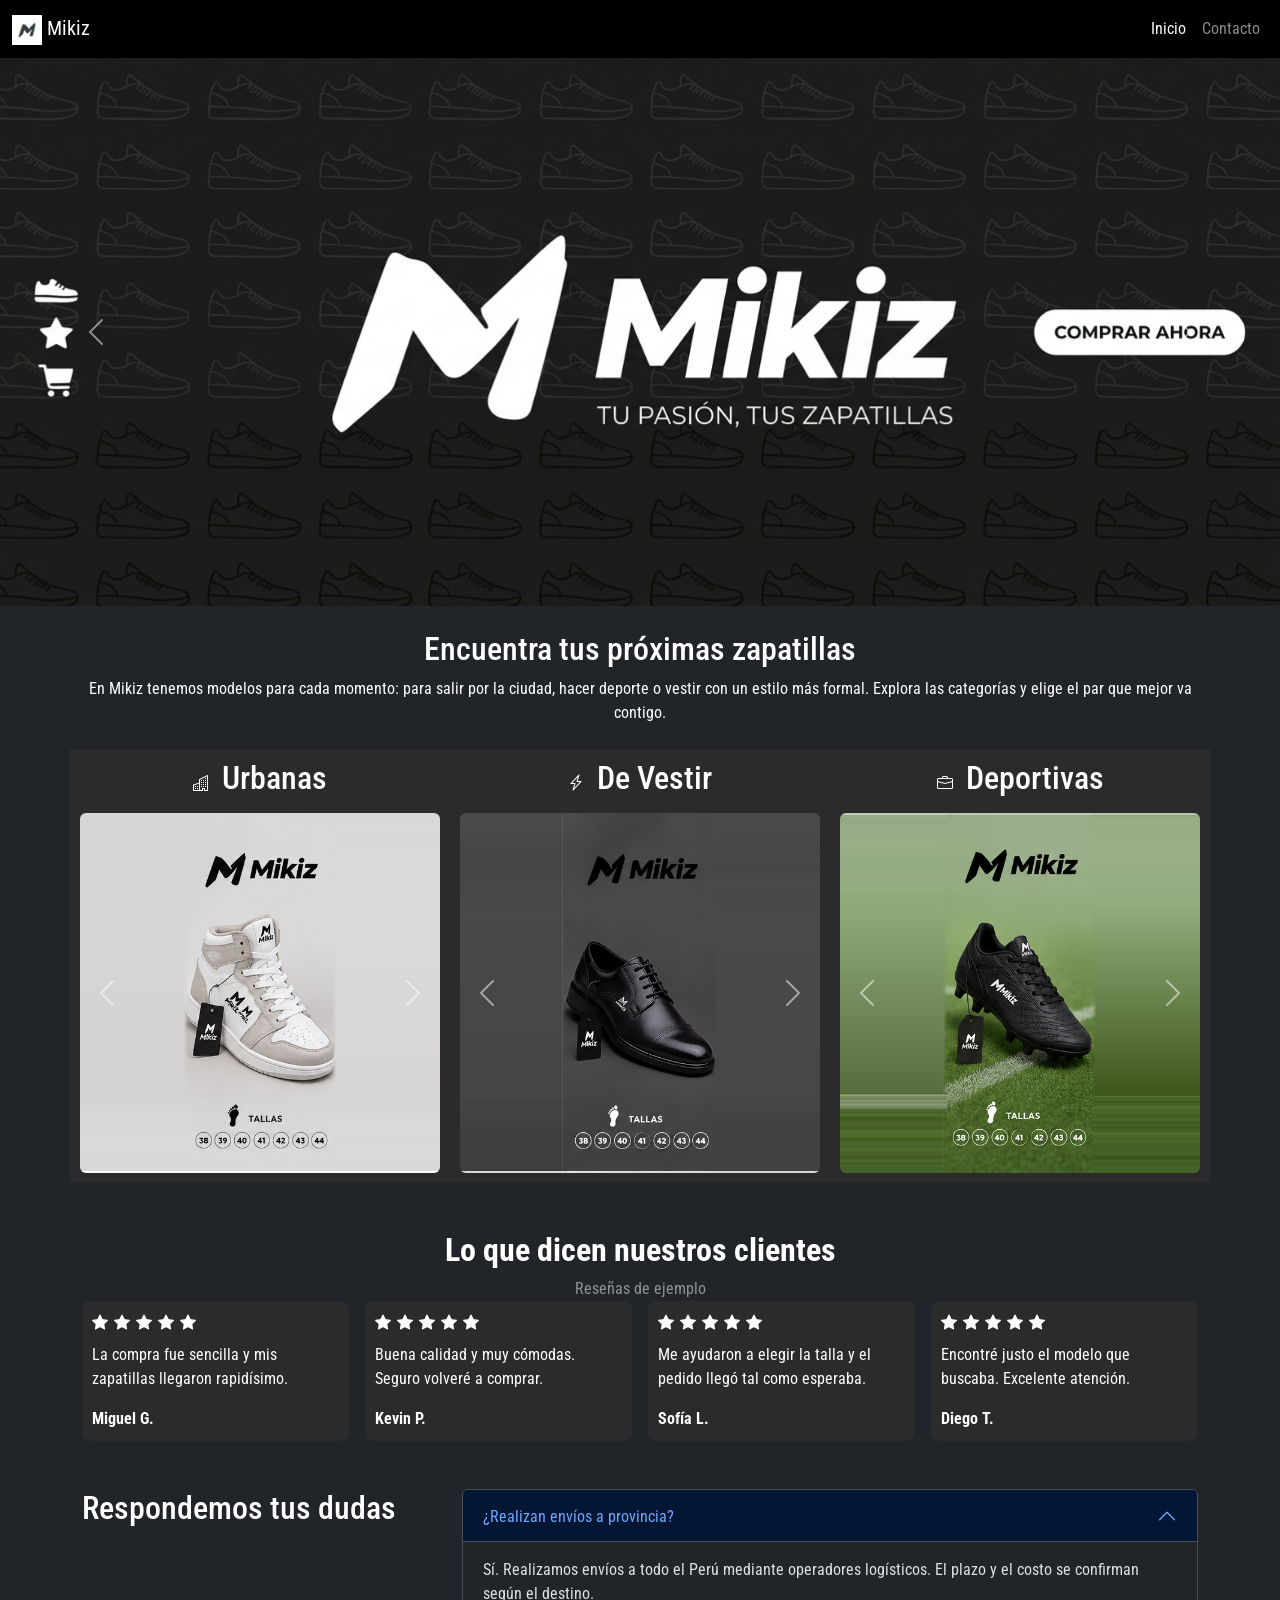
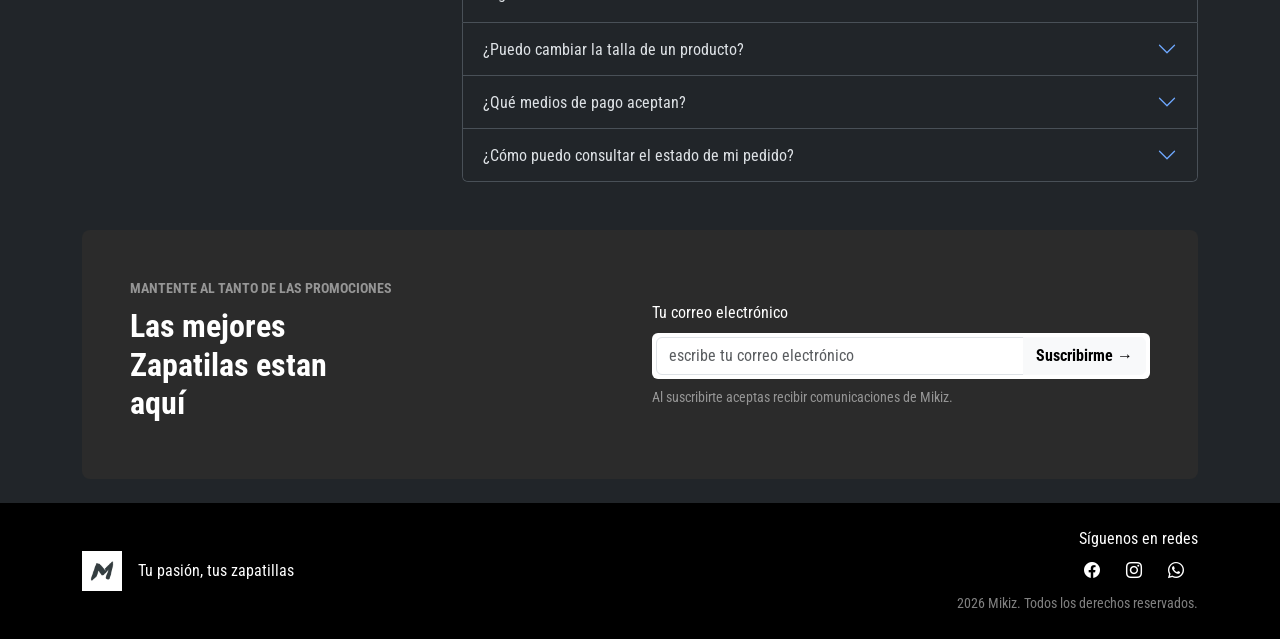
<file: index.html>
<!doctype html>
<html lang="es">

<head>
    <meta charset="UTF-8" />
    <meta name="viewport" content="width=device-width, initial-scale=1.0" />
    <title>Mikiz - Tu pasión, tus zapatillas</title>
    <link href="https://cdn.jsdelivr.net/npm/bootstrap@5.3.8/dist/css/bootstrap.min.css" rel="stylesheet" />
    <link href="https://cdn.jsdelivr.net/npm/bootstrap-icons@1.11.3/font/bootstrap-icons.min.css" rel="stylesheet" />
    <link rel="stylesheet" href="css/estilos.css" />
    <link rel="icon" href="./assets/img/icono.jpg">
    <link rel="preconnect" href="https://fonts.googleapis.com">
<link rel="preconnect" href="https://fonts.gstatic.com" crossorigin>
<link href="https://fonts.googleapis.com/css2?family=Roboto+Condensed:ital,wght@0,100..900;1,100..900&display=swap" rel="stylesheet">
</head>

<body class="bg-dark text-white">
    <nav class="navbar navbar-expand-md navbar-dark bg-black">
        <div class="container-fluid">
            <a class="navbar-brand" href="index.html">
                <img src="assets/img/icono.jpg" alt="Mikiz" height="30"> Mikiz
            </a>
            <button class="navbar-toggler" type="button" data-bs-toggle="collapse" data-bs-target="#menuPrincipal"
                aria-controls="menuPrincipal" aria-expanded="false" aria-label="Mostrar menú">
                <span class="navbar-toggler-icon"></span>
            </button>
            <div class="collapse navbar-collapse" id="menuPrincipal">
                <ul class="navbar-nav ms-auto">
                    <li class="nav-item">
                        <a class="nav-link active" aria-current="page" href="index.html">Inicio</a>
                    </li>
                    <li class="nav-item">
                        <a class="nav-link" href="contacto.html">Contacto</a>
                    </li>
                </ul>
            </div>
        </div>
    </nav>

    <header>
        <div id="carruselBanner" class="carousel slide" data-bs-ride="carousel">
            <div class="carousel-inner">
                <div class="carousel-item active" data-bs-interval="4000">
                    <div class="ratio ratio-21x9">
                        <img src="assets/img/banner.jpg" class="object-fit-cover" alt="Mikiz - Tu pasión, tus zapatillas">
                    </div>
                </div>
                <div class="carousel-item" data-bs-interval="4000">
                    <div class="ratio ratio-21x9 bg-black">
                        <div class="d-flex flex-column justify-content-center align-items-center text-center">
                            <h1 class="display-5 fw-bold">¡Bienvenido a Mikiz!</h1>
                            <p class="lead">Tu pasión, tus zapatillas</p>
                            <a href="#catalogo" class="btn btn-light rounded-pill px-4">Ver catálogo</a>
                        </div>
                    </div>
                </div>

            </div>
            <button class="carousel-control-prev" type="button" data-bs-target="#carruselBanner" data-bs-slide="prev">
                <span class="carousel-control-prev-icon" aria-hidden="true"></span>
                <span class="visually-hidden">Anterior</span>
            </button>
            <button class="carousel-control-next" type="button" data-bs-target="#carruselBanner" data-bs-slide="next">
                <span class="carousel-control-next-icon" aria-hidden="true"></span>
                <span class="visually-hidden">Siguiente</span>
            </button>
        </div>
    </header>

    <main id="catalogo" class="container">
        <div class="text-center my-4">
            <h2>Encuentra tus próximas zapatillas</h2>
            <p>
                En Mikiz tenemos modelos para cada momento: para salir por la ciudad,
                hacer deporte o vestir con un estilo más formal. Explora las categorías
                y elige el par que mejor va contigo.
            </p>
        </div>
        <div class="row">

            <section class="columnas col-12 col-md-4">
                <h2 class="text-center mb-3"><i class="bi bi-buildings"></i> Urbanas</h2>
                <div id="carruselUrbanas" class="carousel slide" data-bs-ride="carousel">
              <div class="carousel-inner">
                <div class="carousel-item active">
            <img src="assets/img/zapatilla_04.png" class="d-block w-100 rounded" alt="Zapatilla urbana negra">
                 </div>
                <div class="carousel-item">
                      <img src="assets/img/zapatilla_02.png" class="d-block w-100 rounded" alt="Zapatilla urbana blanca">
                </div>
                 <div class="carousel-item">
                  <img src="assets/img/zapatilla_03.png" class="d-block w-100 rounded" alt="Zapatilla urbana alta">
                    </div>
                    </div>
                    <button class="carousel-control-prev" type="button" data-bs-target="#carruselUrbanas"
                     data-bs-slide="prev">
                    <span class="carousel-control-prev-icon" aria-hidden="true"></span>
                    <span class="visually-hidden">Anterior</span>
                    </button>
                <button class="carousel-control-next" type="button" data-bs-target="#carruselUrbanas"
                        data-bs-slide="next">
                <span class="carousel-control-next-icon" aria-hidden="true"></span>
                <span class="visually-hidden">Siguiente</span>
                 </button>
             </div>
        </section>

            <section class="columnas col-12 col-md-4">
                <h2 class="text-center mb-3"><i class="bi bi-lightning-charge"></i> De Vestir</h2>
                <div id="carruselDeportivas" class="carousel slide" data-bs-ride="carousel">
                    <div class="carousel-inner">
                        <div class="carousel-item active">
                            <img src="assets/img/zapatilla_05.png" class="d-block w-100 rounded" alt="Zapatilla deportiva negra">
                        </div>
                        <div class="carousel-item">
                            <img src="assets/img/zapatilla_01.png" class="d-block w-100 rounded" alt="Zapatilla deportiva rosa">
                        </div>
                        <div class="carousel-item">
                            <img src="assets/img/zapatilla_07.png" class="d-block w-100 rounded" alt="Zapatilla deportiva azul">
                        </div>
                    </div>
                    <button class="carousel-control-prev" type="button" data-bs-target="#carruselDeportivas"
                        data-bs-slide="prev">
                        <span class="carousel-control-prev-icon" aria-hidden="true"></span>
                        <span class="visually-hidden">Anterior</span>
                    </button>
                    <button class="carousel-control-next" type="button" data-bs-target="#carruselDeportivas"
                        data-bs-slide="next">
                        <span class="carousel-control-next-icon" aria-hidden="true"></span>
                        <span class="visually-hidden">Siguiente</span>
                    </button>
                </div>
            </section>
        <section class="columnas col-12 col-md-4">
            <h2 class="text-center mb-3"><i class="bi bi-briefcase"></i> Deportivas</h2>
            <div id="carruselVestir" class="carousel slide" data-bs-ride="carousel">
            <div class="carousel-inner">
             <div class="carousel-item active">
                     <img src="assets/img/zapatilla_08.png" class="d-block w-100 rounded" alt="Zapato de vestir negro">
                    </div>
                        <div class="carousel-item">
                            <img src="assets/img/zapatilla_09.png" class="d-block w-100 rounded" alt="Zapato de vestir">
                        </div>
                         <div class="carousel-item">
                            <img src="assets/img/zapatilla_06.png" class="d-block w-100 rounded" alt="Zapato de vestir">
                        </div>
                    </div>
                    <button class="carousel-control-prev" type="button" data-bs-target="#carruselVestir"
                        data-bs-slide="prev">
                        <span class="carousel-control-prev-icon" aria-hidden="true"></span>
                        <span class="visually-hidden">Anterior</span>
                    </button>
                    <button class="carousel-control-next" type="button" data-bs-target="#carruselVestir"
                        data-bs-slide="next">
                        <span class="carousel-control-next-icon" aria-hidden="true"></span>
                        <span class="visually-hidden">Siguiente</span>
                    </button>
                </div>
            </section>

        </div>
    </main>

    <section class="container my-5">
        <div>
            <h2 id="titulo-resenas" class="text-center fw-bold">Lo que dicen nuestros clientes</h2>
            <p class="text-center text-white-50 mb-0">Reseñas de ejemplo</p>
        </div>
        <div class="row g-3">
            <div class="col-md-3">
                <article class="columnas rounded-3 h-100">
                    <div class="mb-2">
                        <i class="bi bi-star-fill"></i><i class="bi bi-star-fill"></i><i class="bi bi-star-fill"></i><i class="bi bi-star-fill"></i><i class="bi bi-star-fill"></i>
                    </div>
                    <p>La compra fue sencilla y mis zapatillas llegaron rapidísimo.</p>
                    <p class="mb-0 fw-bold">Miguel G.</p>
                </article>
            </div>
            <div class="col-md-3">
                <article class="columnas rounded-3 h-100">
                    <div class="mb-2">
                        <i class="bi bi-star-fill"></i><i class="bi bi-star-fill"></i><i class="bi bi-star-fill"></i><i class="bi bi-star-fill"></i><i class="bi bi-star-fill"></i>
                    </div>
                    <p>Buena calidad y muy cómodas. Seguro volveré a comprar.</p>
                    <p class="mb-0 fw-bold">Kevin P.</p>
                </article>
            </div>
            <div class="col-md-3">
                <article class="columnas rounded-3 h-100">
                    <div class="mb-2">
                        <i class="bi bi-star-fill"></i><i class="bi bi-star-fill"></i><i class="bi bi-star-fill"></i><i class="bi bi-star-fill"></i><i class="bi bi-star-fill"></i>
                    </div>
                    <p>Me ayudaron a elegir la talla y el pedido llegó tal como esperaba.</p>
                    <p class="mb-0 fw-bold">Sofía L.</p>
                </article>
            </div>
            <div class="col-md-3">
                <article class="columnas rounded-3 h-100">
                                <div class="mb-2">
                                <i class="bi bi-star-fill"></i><i class="bi bi-star-fill"></i><i class="bi bi-star-fill"></i><i class="bi bi-star-fill"></i><i class="bi bi-star-fill"></i>
                </div>
                <p>Encontré justo el modelo que buscaba. Excelente atención.</p>
                <p class="mb-0 fw-bold">Diego T.</p>
                </article>
            </div>
        </div>
    </section>
    <section class="container my-5">
        <div class="row g-4">
            <div class="col-md-4">
                <h2>Respondemos tus dudas</h2>
            </div>
            <div class="col-md-8">
                <div class="accordion" id="preguntasFrecuentes" data-bs-theme="dark">
                    <div class="accordion-item">
                        <h2 class="accordion-header" id="preguntaUno">
                            <button class="accordion-button" type="button" data-bs-toggle="collapse"
                                data-bs-target="#respuestaUno" aria-expanded="true" aria-controls="respuestaUno">
                                ¿Realizan envíos a provincia?
                            </button>
                        </h2>
                        <div id="respuestaUno" class="accordion-collapse collapse show"
                            aria-labelledby="preguntaUno" data-bs-parent="#preguntasFrecuentes">
                            <div class="accordion-body">
                                Sí. Realizamos envíos a todo el Perú mediante operadores logísticos. El plazo y el costo se confirman según el destino.
                            </div>
                        </div>
                    </div>
                    <div class="accordion-item">
                        <h2 class="accordion-header" id="preguntaDos">
                            <button class="accordion-button collapsed" type="button" data-bs-toggle="collapse"
                                data-bs-target="#respuestaDos" aria-expanded="false" aria-controls="respuestaDos">
                                ¿Puedo cambiar la talla de un producto?
                            </button>
                        </h2>
                        <div id="respuestaDos" class="accordion-collapse collapse"
                            aria-labelledby="preguntaDos" data-bs-parent="#preguntasFrecuentes">
                            <div class="accordion-body">
                                Contáctanos indicando el modelo y la talla que necesitas para confirmar la disponibilidad del cambio.
                            </div>
                        </div>
                    </div>
                    <div class="accordion-item">
                        <h2 class="accordion-header" id="preguntaTres">
                            <button class="accordion-button collapsed" type="button" data-bs-toggle="collapse"
                                data-bs-target="#respuestaTres" aria-expanded="false" aria-controls="respuestaTres">
                                ¿Qué medios de pago aceptan?
                            </button>
                        </h2>
                        <div id="respuestaTres" class="accordion-collapse collapse"
                            aria-labelledby="preguntaTres" data-bs-parent="#preguntasFrecuentes">
                            <div class="accordion-body">
                                Aceptamos todas las tarjetas de débito y crédito, además de billeteras digitales como Yape y Plin.
                            </div>
                        </div>
                    </div>
                    <div class="accordion-item">
                        <h2 class="accordion-header" id="preguntaCuatro">
                            <button class="accordion-button collapsed" type="button" data-bs-toggle="collapse"
                                data-bs-target="#respuestaCuatro" aria-expanded="false" aria-controls="respuestaCuatro">
                                ¿Cómo puedo consultar el estado de mi pedido?
                            </button>
                        </h2>
                        <div id="respuestaCuatro" class="accordion-collapse collapse"
                            aria-labelledby="preguntaCuatro" data-bs-parent="#preguntasFrecuentes">
                            <div class="accordion-body">
                                Contáctanos con los datos de tu compra para consultar el estado del pedido.
                            </div>
                        </div>
                    </div>
                </div>
            </div>
        </div>
    </section>

    <section class="container mb-4">
        <div class="suscripcion rounded-3 p-4 p-md-5">
            <div class="row align-items-center g-4">
                <div class="col-12 col-md-6">
                    <p class="text-white-50 text-uppercase fw-bold small mb-2">Mantente al tanto de las promociones</p>
                    <h2 id="titulo-suscripcion" class="h2 fw-bold mb-2">
                        Las mejores<br> Zapatilas estan <br> aquí
                    </h2>
                </div>
                <div class="col-12 col-md-6">
                    <label for="correo-suscripcion" class="form-label">Tu correo electrónico</label>
                    <form class="input-group bg-white p-1 rounded">
                        <input id="correo-suscripcion" class="form-control" type="email"
                            placeholder="escribe tu correo electrónico" autocomplete="email" required>
                        <button class="btn btn-light fw-bold" type="submit">
                            Suscribirme <span>&rarr;</span>
                        </button>
                    </form>
                    <p class="text-white-50 small mt-2 mb-0">
                        Al suscribirte aceptas recibir comunicaciones de Mikiz.
                    </p>
                </div>
            </div>
        </div>
    </section>

    <footer class="bg-black py-4 mt-4">
        <div class="container">
            <div class="row align-items-center g-4">
                <div class="col-12 col-md-6 text-center text-md-start">
                    <div class="d-flex align-items-center justify-content-center justify-content-md-start gap-3">
                        <img src="assets/img/icono.jpg" alt="Mikiz" height="40">
                        <p class="mb-0">Tu pasión, tus zapatillas</p>
                    </div>
                </div>
                <div class="col-12 col-md-6 text-center text-md-end">
                    <p class="mb-2">Síguenos en redes</p>
                    <div class="mb-2">
                        <a href="#" class="text-white mx-2"><i class="bi bi-facebook"></i></a>
                        <a href="#" class="text-white mx-2"><i class="bi bi-instagram"></i></a>
                        <a href="#" class="text-white mx-2"><i class="bi bi-whatsapp"></i></a>
                    </div>
                    <small class="text-white-50"> 2026 Mikiz. Todos los derechos reservados.</small>
                </div>
            </div>
        </div>
    </footer>
    <script src="https://cdn.jsdelivr.net/npm/bootstrap@5.3.8/dist/js/bootstrap.bundle.min.js"></script>
</body>

</html>
</file>
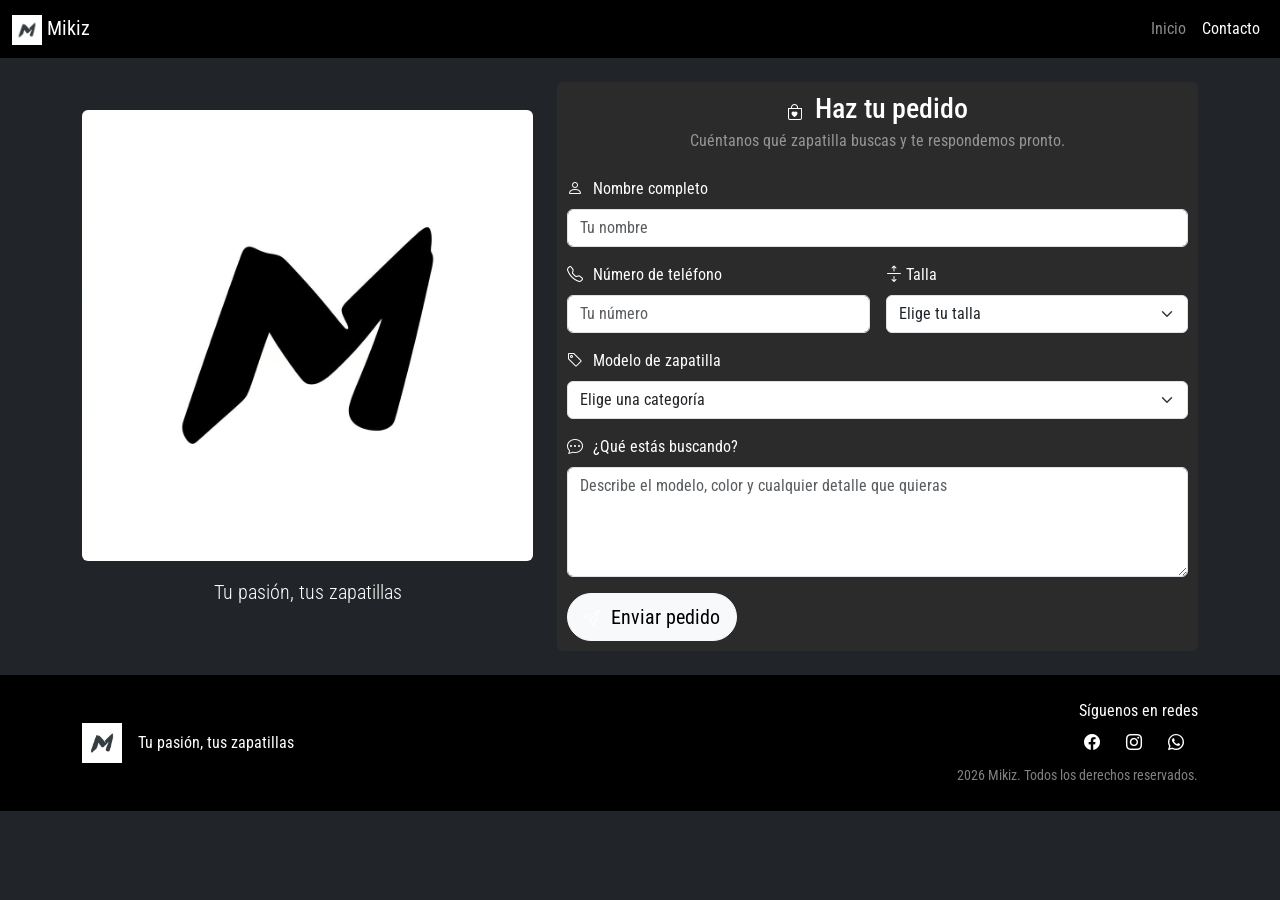
<file: contacto.html>
<!doctype html>
<html lang="es">

<head>
    <meta charset="UTF-8" />
    <meta name="viewport" content="width=device-width, initial-scale=1.0" />
    <title>Contacto - Mikiz</title>
    <link href="https://cdn.jsdelivr.net/npm/bootstrap@5.3.8/dist/css/bootstrap.min.css" rel="stylesheet" />
    <link href="https://cdn.jsdelivr.net/npm/bootstrap-icons@1.11.3/font/bootstrap-icons.min.css" rel="stylesheet" />
    <link rel="stylesheet" href="css/estilos.css" />
    <link rel="icon" href="./assets/img/icono.jpg">
    <link rel="preconnect" href="https://fonts.googleapis.com">
<link rel="preconnect" href="https://fonts.gstatic.com" crossorigin>
<link href="https://fonts.googleapis.com/css2?family=Roboto+Condensed:ital,wght@0,100..900;1,100..900&display=swap" rel="stylesheet">
</head>

<body class="bg-dark text-white">
    <nav class="navbar navbar-expand-md navbar-dark bg-black">
    <div class="container-fluid">
        <a class="navbar-brand" href="index.html">
            <img src="assets/img/icono.jpg" alt="Mikiz" height="30"> Mikiz
        </a>
        <button class="navbar-toggler" type="button" data-bs-toggle="collapse" data-bs-target="#menuPrincipal"
            aria-controls="menuPrincipal" aria-expanded="false" aria-label="Mostrar menú">
            <span class="navbar-toggler-icon"></span>
        </button>
        <div class="collapse navbar-collapse" id="menuPrincipal">
            <ul class="navbar-nav ms-auto">
                <li class="nav-item">
                        <a class="nav-link" href="index.html">Inicio</a>
                </li>
                <li class="nav-item">
                    <a class="nav-link active" aria-current="page" href="contacto.html">Contacto</a>
                </li>
            </ul>
            </div>
        </div>
    </nav>
    <main class="container my-4">
        <div class="row g-4 align-items-center">
        <div class="col-12 col-md-5 text-center">
            <img src="assets/img/logo.jpg" class="img-fluid rounded" alt="Logo Mikiz">
            <p class="lead mt-3">Tu pasión, tus zapatillas</p>
        </div>
        <div class="col-12 col-md-7">
            <div class="columnas rounded">
                <h1 class="h3 text-center mb-1"><i class="bi bi-bag-heart"></i> Haz tu pedido</h1>
                <p class="text-center text-white-50 mb-4">Cuéntanos qué zapatilla buscas y te respondemos pronto.</p>
                    <form>
                        <div class="row g-3">
                            <div class="col-12">
                                <label for="nombre" class="form-label"><i class="bi bi-person"></i> Nombre completo</label>
                                <input type="text" class="form-control" id="nombre" placeholder="Tu nombre" required>
                            </div>
                            <div class="col-12 col-md-6">
                                <label for="telefono" class="form-label"><i class="bi bi-telephone"></i> Número de teléfono</label>
                                <input type="tel" class="form-control" id="telefono" placeholder="Tu número" required>
                            </div>
                            <div class="col-12 col-md-6">
                                <label for="talla" class="form-label"><i class="bi-arrows-expand"></i> Talla</label>
                                <select class="form-select" id="talla" required>
                                    <option value="" selected disabled>Elige tu talla</option>
                                    <option>38</option>
                                    <option>39</option>
                                    <option>40</option>
                                    <option>41</option>
                                    <option>42</option>
                                    <option>43</option>
                                    <option>44</option>
                                </select>
                            </div>

                            <div class="col-12">
                                <label for="modelo" class="form-label"><i class="bi bi-tag"></i> Modelo de zapatilla</label>
                                <select class="form-select" id="modelo" required>
                                    <option value="" selected disabled>Elige una categoría</option>
                                    <option>Urbanas</option>
                                    <option>Deportivas</option>
                                    <option>De vestir</option>
                                </select>
                            </div>

                            <div class="col-12">
                                <label for="mensaje" class="form-label"><i class="bi bi-chat-dots"></i> ¿Qué estás buscando?</label>
                                <textarea class="form-control" id="mensaje" rows="4"
                                    placeholder="Describe el modelo, color y cualquier detalle que quieras" required></textarea>
                            </div>

                            <div class="col-12">
                                <button type="submit" class="btn btn-light btn-lg rounded-pill">
                                    <i class="bi bi-send"></i> Enviar pedido
                                </button>
                            </div>

                        </div>
                    </form>
                </div>
            </div>

        </div>
    </main>
    <footer class="bg-black py-4 mt-4">
        <div class="container">
            <div class="row align-items-center g-4">
                <div class="col-12 col-md-6 text-center text-md-start">
                    <div class="d-flex align-items-center justify-content-center justify-content-md-start gap-3">
                        <img src="assets/img/icono.jpg" alt="Mikiz" height="40">
                        <p class="mb-0">Tu pasión, tus zapatillas</p>
                    </div>
                </div>
                <div class="col-12 col-md-6 text-center text-md-end">
                    <p class="mb-2">Síguenos en redes</p>
                    <div class="mb-2">
                        <a href="#" class="text-white mx-2"><i class="bi bi-facebook"></i></a>
                        <a href="#" class="text-white mx-2"><i class="bi bi-instagram"></i></a>
                        <a href="#" class="text-white mx-2"><i class="bi bi-whatsapp"></i></a>
                    </div>
                    <small class="text-white-50"> 2026 Mikiz. Todos los derechos reservados.</small>
                </div>
            </div>
        </div>
    </footer>
    <script src="https://cdn.jsdelivr.net/npm/bootstrap@5.3.8/dist/js/bootstrap.bundle.min.js"></script>
</body>

</html>
</file>
<file: css/estilos.css>
html {
    font-size: 16px;
    scroll-behavior: smooth;
}

.columnas {
    padding: 10px;
    background-color: #2b2b2b;
}

.bi {
    font-size: 1rem;
    color: #ffffff;
    margin-right: 6px;
}

body {
    font-family: "Roboto Condensed", sans-serif;
}

.suscripcion {
    background-color: #2b2b2b;
}
</file>
